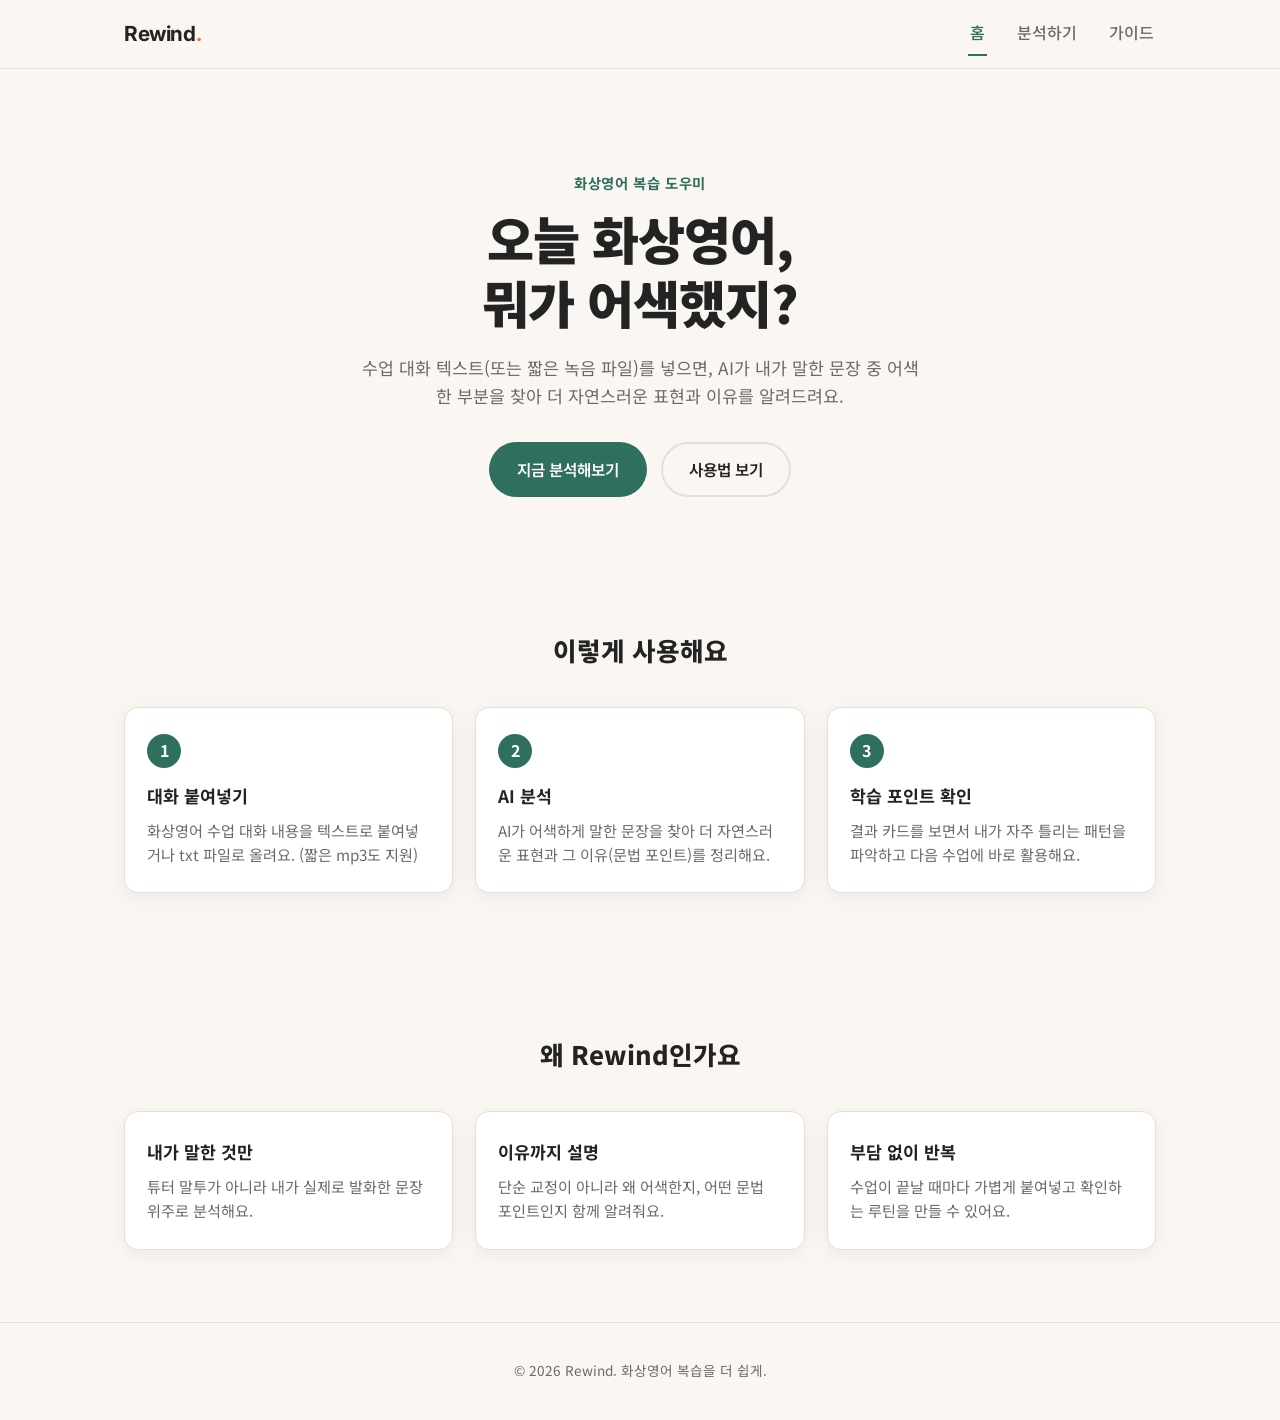
<file: index.html>
<!DOCTYPE html>
<html lang="ko">
<head>
<meta charset="UTF-8">
<meta name="viewport" content="width=device-width, initial-scale=1.0">
<title>Rewind — 화상영어 복습 도우미</title>
<meta name="description" content="화상영어 수업 대화를 붙여넣으면 AI가 어색한 문장을 찾아 학습 포인트를 짚어줍니다.">
<link rel="preconnect" href="https://fonts.googleapis.com">
<link rel="preconnect" href="https://fonts.gstatic.com" crossorigin>
<link href="https://fonts.googleapis.com/css2?family=Noto+Sans+KR:wght@400;500;700;900&family=Inter:wght@400;500;600;700&display=swap" rel="stylesheet">
<link rel="stylesheet" href="css/style.css">
</head>
<body>
<header class="site-header">
  <div class="container header-inner">
    <a href="index.html" class="logo">Rewind<span class="logo-dot">.</span></a>
    <nav class="nav" id="nav">
      <a href="index.html" class="nav-link active">홈</a>
      <a href="analyze.html" class="nav-link">분석하기</a>
      <a href="guide.html" class="nav-link">가이드</a>
    </nav>
    <button class="nav-toggle" id="navToggle" aria-label="메뉴 열기" aria-expanded="false">
      <span></span><span></span><span></span>
    </button>
  </div>
</header>

<main>
  <section class="hero container">
    <p class="eyebrow">화상영어 복습 도우미</p>
    <h1>오늘 화상영어,<br>뭐가 어색했지?</h1>
    <p class="hero-sub">수업 대화 텍스트(또는 짧은 녹음 파일)를 넣으면, AI가 내가 말한 문장 중 어색한 부분을 찾아 더 자연스러운 표현과 이유를 알려드려요.</p>
    <div class="hero-actions">
      <a href="analyze.html" class="btn btn-primary">지금 분석해보기</a>
      <a href="guide.html" class="btn btn-ghost">사용법 보기</a>
    </div>
  </section>

  <section class="steps container">
    <h2 class="section-title">이렇게 사용해요</h2>
    <div class="step-grid">
      <div class="step-card">
        <div class="step-num">1</div>
        <h3>대화 붙여넣기</h3>
        <p>화상영어 수업 대화 내용을 텍스트로 붙여넣거나 txt 파일로 올려요. (짧은 mp3도 지원)</p>
      </div>
      <div class="step-card">
        <div class="step-num">2</div>
        <h3>AI 분석</h3>
        <p>AI가 어색하게 말한 문장을 찾아 더 자연스러운 표현과 그 이유(문법 포인트)를 정리해요.</p>
      </div>
      <div class="step-card">
        <div class="step-num">3</div>
        <h3>학습 포인트 확인</h3>
        <p>결과 카드를 보면서 내가 자주 틀리는 패턴을 파악하고 다음 수업에 바로 활용해요.</p>
      </div>
    </div>
  </section>

  <section class="why container">
    <h2 class="section-title">왜 Rewind인가요</h2>
    <div class="why-grid">
      <div class="why-card">
        <h3>내가 말한 것만</h3>
        <p>튜터 말투가 아니라 내가 실제로 발화한 문장 위주로 분석해요.</p>
      </div>
      <div class="why-card">
        <h3>이유까지 설명</h3>
        <p>단순 교정이 아니라 왜 어색한지, 어떤 문법 포인트인지 함께 알려줘요.</p>
      </div>
      <div class="why-card">
        <h3>부담 없이 반복</h3>
        <p>수업이 끝날 때마다 가볍게 붙여넣고 확인하는 루틴을 만들 수 있어요.</p>
      </div>
    </div>
  </section>
</main>

<footer class="site-footer">
  <div class="container footer-inner">
    <p>© 2026 Rewind. 화상영어 복습을 더 쉽게.</p>
  </div>
</footer>

<script src="js/main.js"></script>
</body>
</html>
</file>
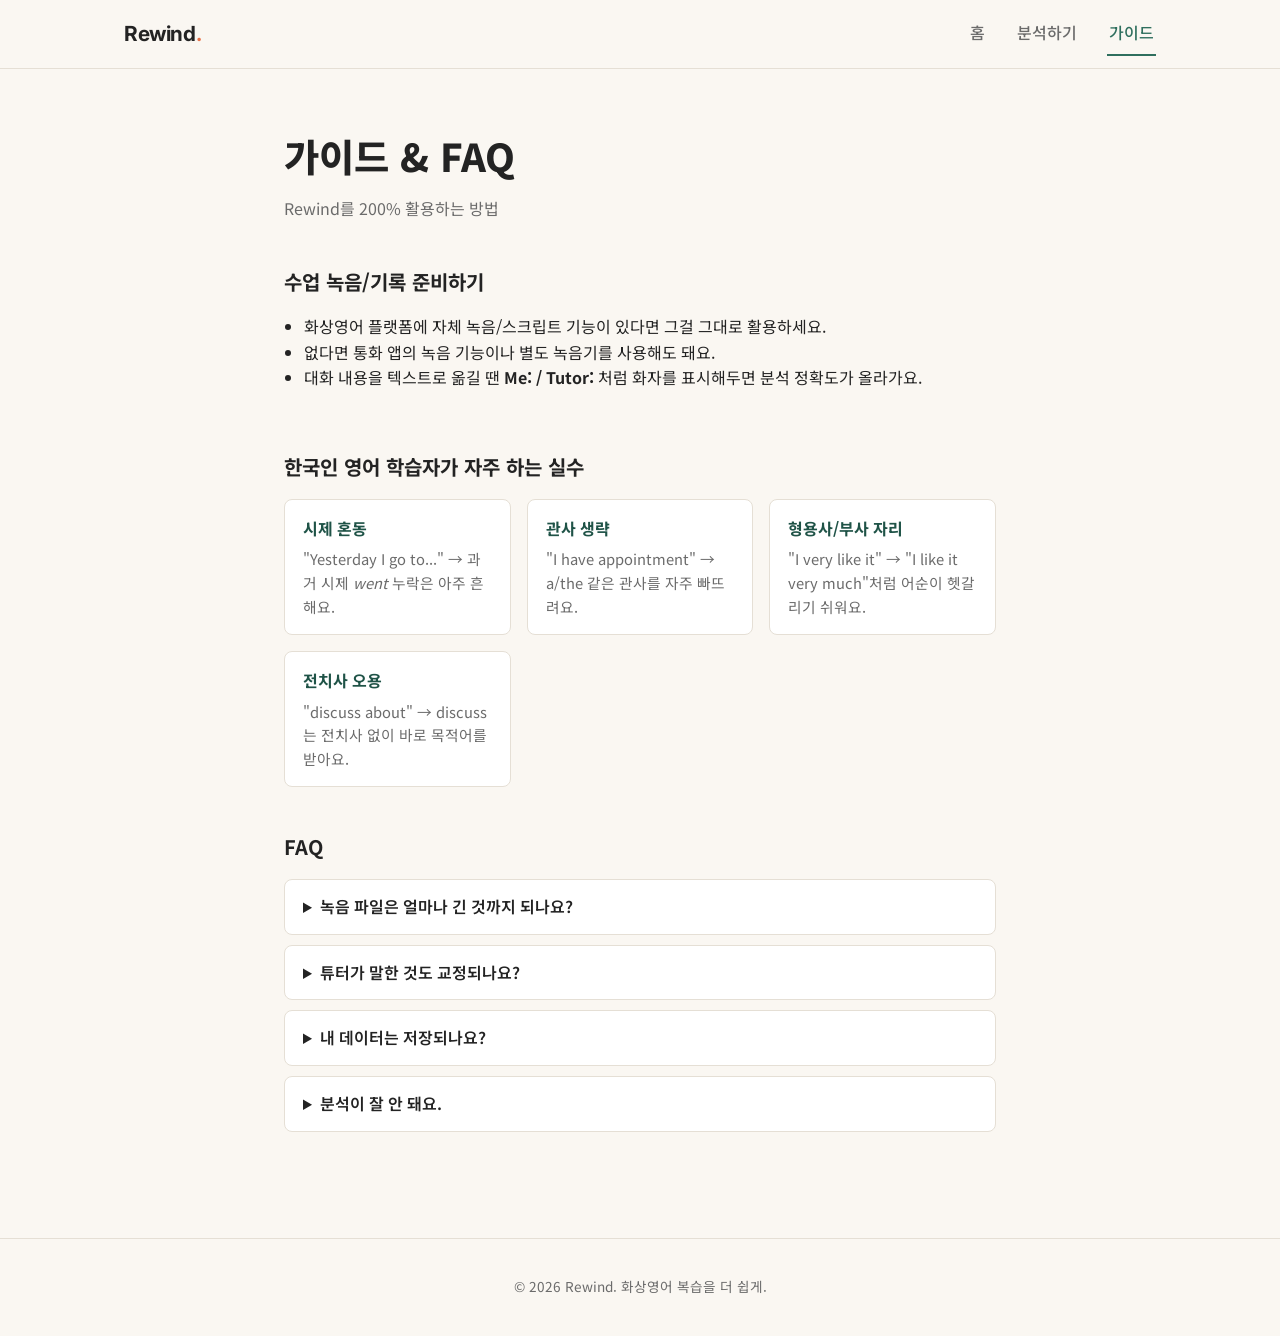
<file: guide.html>
<!DOCTYPE html>
<html lang="ko">
<head>
<meta charset="UTF-8">
<meta name="viewport" content="width=device-width, initial-scale=1.0">
<title>가이드 — Rewind</title>
<meta name="description" content="Rewind 사용법과 자주 묻는 질문을 확인하세요.">
<link rel="preconnect" href="https://fonts.googleapis.com">
<link rel="preconnect" href="https://fonts.gstatic.com" crossorigin>
<link href="https://fonts.googleapis.com/css2?family=Noto+Sans+KR:wght@400;500;700;900&family=Inter:wght@400;500;600;700&display=swap" rel="stylesheet">
<link rel="stylesheet" href="css/style.css">
</head>
<body>
<header class="site-header">
  <div class="container header-inner">
    <a href="index.html" class="logo">Rewind<span class="logo-dot">.</span></a>
    <nav class="nav" id="nav">
      <a href="index.html" class="nav-link">홈</a>
      <a href="analyze.html" class="nav-link">분석하기</a>
      <a href="guide.html" class="nav-link active">가이드</a>
    </nav>
    <button class="nav-toggle" id="navToggle" aria-label="메뉴 열기" aria-expanded="false">
      <span></span><span></span><span></span>
    </button>
  </div>
</header>

<main>
  <section class="page-head container">
    <h1>가이드 &amp; FAQ</h1>
    <p class="page-sub">Rewind를 200% 활용하는 방법</p>
  </section>

  <section class="guide container">
    <div class="guide-block">
      <h2>수업 녹음/기록 준비하기</h2>
      <ul>
        <li>화상영어 플랫폼에 자체 녹음/스크립트 기능이 있다면 그걸 그대로 활용하세요.</li>
        <li>없다면 통화 앱의 녹음 기능이나 별도 녹음기를 사용해도 돼요.</li>
        <li>대화 내용을 텍스트로 옮길 땐 <strong>Me: / Tutor:</strong> 처럼 화자를 표시해두면 분석 정확도가 올라가요.</li>
      </ul>
    </div>

    <div class="guide-block">
      <h2>한국인 영어 학습자가 자주 하는 실수</h2>
      <div class="mistake-grid">
        <div class="mistake-card">
          <h3>시제 혼동</h3>
          <p>"Yesterday I go to..." → 과거 시제 <em>went</em> 누락은 아주 흔해요.</p>
        </div>
        <div class="mistake-card">
          <h3>관사 생략</h3>
          <p>"I have appointment" → a/the 같은 관사를 자주 빠뜨려요.</p>
        </div>
        <div class="mistake-card">
          <h3>형용사/부사 자리</h3>
          <p>"I very like it" → "I like it very much"처럼 어순이 헷갈리기 쉬워요.</p>
        </div>
        <div class="mistake-card">
          <h3>전치사 오용</h3>
          <p>"discuss about" → discuss는 전치사 없이 바로 목적어를 받아요.</p>
        </div>
      </div>
    </div>

    <div class="guide-block">
      <h2>FAQ</h2>
      <details>
        <summary>녹음 파일은 얼마나 긴 것까지 되나요?</summary>
        <p>20분 내외까지 처리해요. m4a(아이폰 음성메모), mp3, wav를 지원하고, 업로드 전에 브라우저가 알아서 음질을 낮춰 용량을 줄이기 때문에 파일이 커도 괜찮아요. 20분 기준 4~5분 정도 걸립니다. 그보다 긴 녹음은 나눠서 올려주세요.</p>
      </details>
      <details>
        <summary>튜터가 말한 것도 교정되나요?</summary>
        <p>아니요. 녹음을 화자별로 나눠서 인식한 뒤, 학습자가 말한 부분만 골라 분석해요. 텍스트를 직접 붙여넣을 때도 문맥으로 학습자를 구분합니다.</p>
      </details>
      <details>
        <summary>내 데이터는 저장되나요?</summary>
        <p>서버에 대화 내용을 별도로 저장하지 않아요. 분석을 위해 AI API로 전달되었다가 결과만 화면에 표시돼요.</p>
      </details>
      <details>
        <summary>분석이 잘 안 돼요.</summary>
        <p>본인이 말한 문장이 너무 짧거나 화자 구분이 안 되면 정확도가 떨어질 수 있어요. <strong>Me:</strong> 표시를 붙여서 다시 시도해보세요.</p>
      </details>
    </div>
  </section>
</main>

<footer class="site-footer">
  <div class="container footer-inner">
    <p>© 2026 Rewind. 화상영어 복습을 더 쉽게.</p>
  </div>
</footer>

<script src="js/main.js"></script>
</body>
</html>
</file>
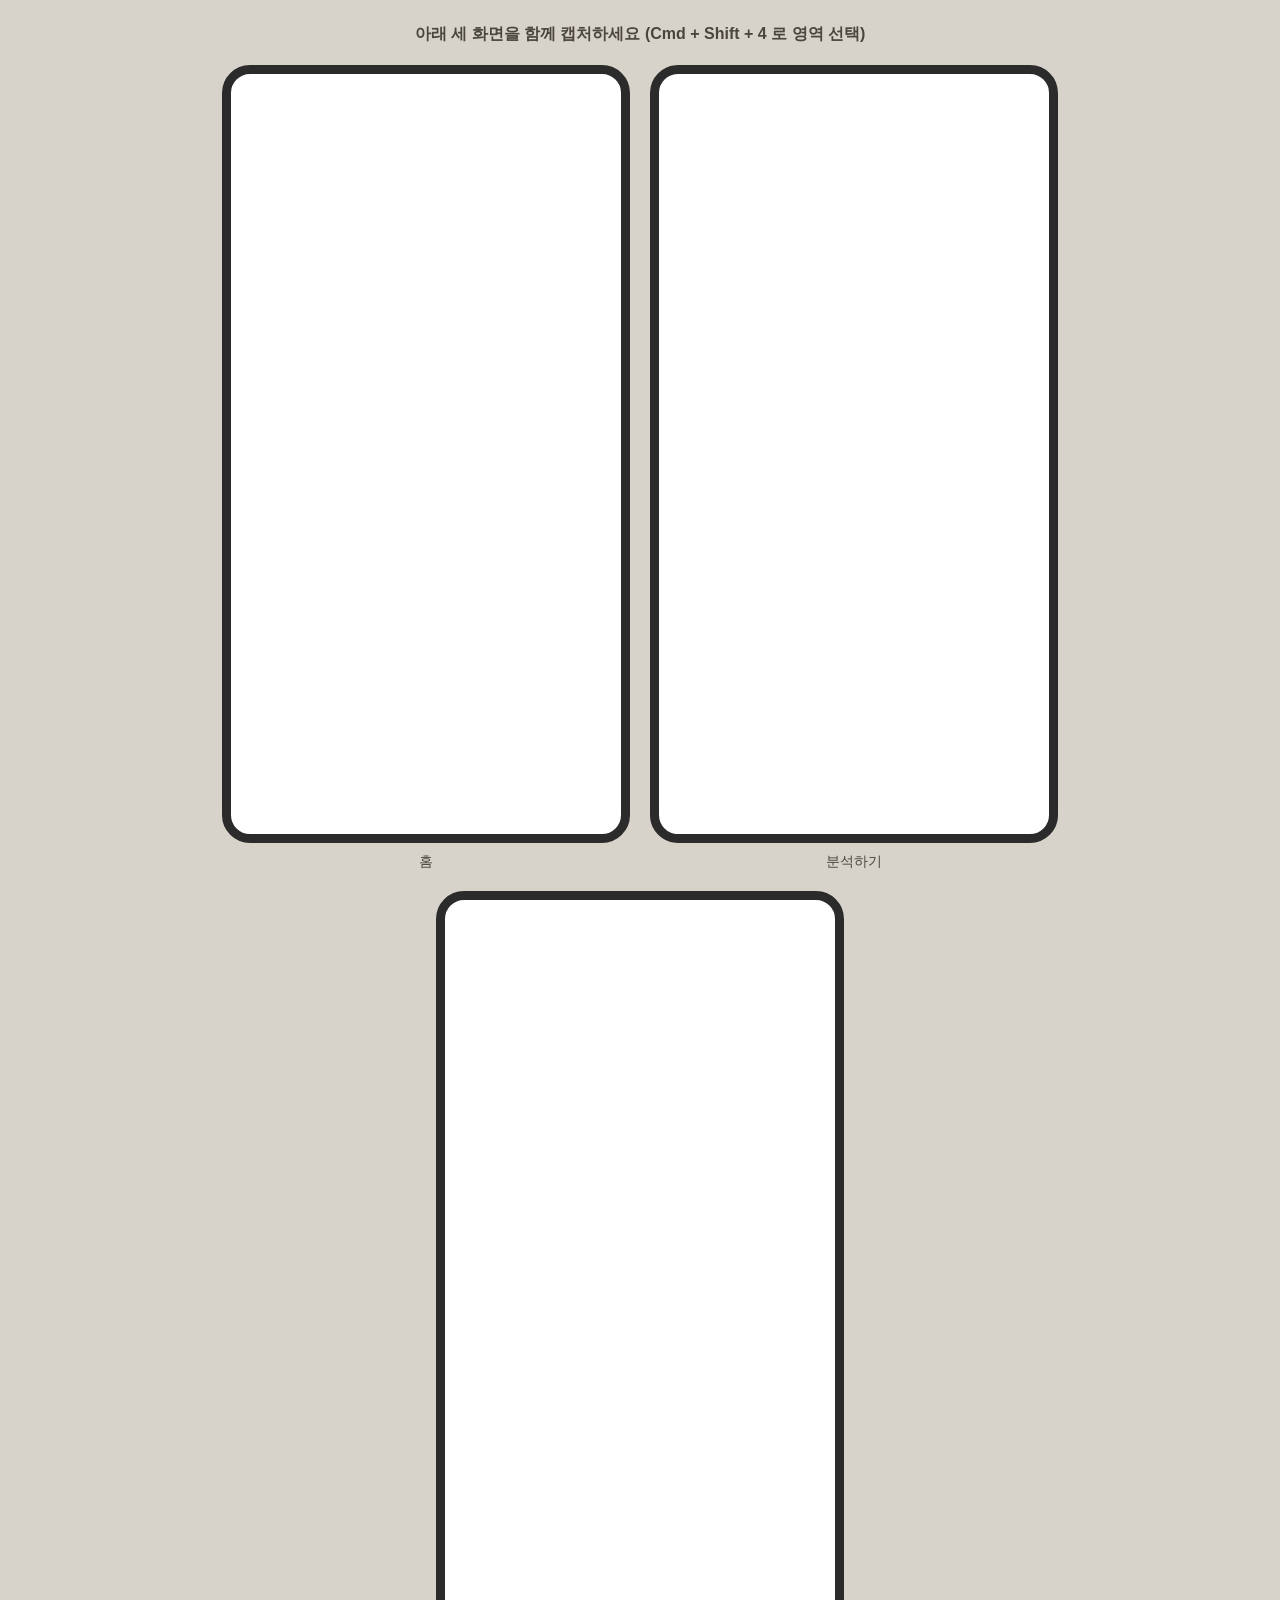
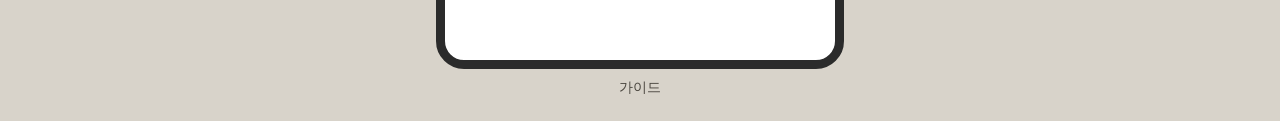
<file: submission/capture-mobile.html>
<!DOCTYPE html>
<html lang="ko">
<head>
<meta charset="UTF-8">
<title>모바일 화면 캡처용 — Rewind</title>
<!--
  제출용 모바일 스크린샷을 찍기 위한 페이지.

  데스크톱 브라우저 창을 줄여도 실제 폰과 같은 화면이 나오지 않는 경우가 있어,
  좁은 프레임 안에 배포된 사이트를 띄운다. 프레임 내부 너비가 390px이므로
  모바일용 CSS가 그대로 적용된다. 이 파일은 배포물이 아니라 캡처용 도구다.
-->
<style>
  body {
    margin: 0;
    padding: 24px;
    background: #d8d3ca;
    font-family: 'Noto Sans KR', -apple-system, BlinkMacSystemFont, sans-serif;
  }
  h1 {
    text-align: center;
    font-size: 1rem;
    font-weight: 600;
    color: #4a463f;
    margin: 0 0 20px;
  }
  .frames {
    display: flex;
    gap: 20px;
    justify-content: center;
    align-items: flex-start;
    flex-wrap: wrap;
  }
  figure {
    margin: 0;
    text-align: center;
  }
  iframe {
    width: 390px;
    height: 760px;
    border: 9px solid #2b2b2b;
    border-radius: 28px;
    background: #fff;
    display: block;
  }
  figcaption {
    margin-top: 10px;
    font-size: 0.85rem;
    color: #4a463f;
  }
</style>
</head>
<body>
  <h1>아래 세 화면을 함께 캡처하세요 (Cmd + Shift + 4 로 영역 선택)</h1>
  <div class="frames">
    <figure>
      <iframe src="https://rewind-eng-mvp.vercel.app/" title="홈"></iframe>
      <figcaption>홈</figcaption>
    </figure>
    <figure>
      <iframe src="https://rewind-eng-mvp.vercel.app/analyze.html" title="분석하기"></iframe>
      <figcaption>분석하기</figcaption>
    </figure>
    <figure>
      <iframe src="https://rewind-eng-mvp.vercel.app/guide.html" title="가이드"></iframe>
      <figcaption>가이드</figcaption>
    </figure>
  </div>
</body>
</html>
</file>
<file: css/style.css>
/* ---------- tokens ---------- */
:root {
  --bg: #faf7f2;
  --bg-card: #ffffff;
  --text: #232323;
  --text-muted: #6b6b6b;
  --primary: #2f6f5e;
  --primary-dark: #1f5347;
  --accent: #e8734a;
  --border: #e5dfd5;
  --danger-bg: #fdeceb;
  --danger-text: #b3261e;
  --radius-sm: 8px;
  --radius: 14px;
  --radius-lg: 20px;
  --shadow: 0 4px 20px rgba(0, 0, 0, 0.06);
  --container-width: 1080px;
  color-scheme: light;
}

@media (prefers-color-scheme: dark) {
  :root {
    --bg: #17191a;
    --bg-card: #21242a;
    --text: #ececec;
    --text-muted: #a2a2a2;
    --primary: #4fae95;
    --primary-dark: #6cc4ab;
    --accent: #f28a63;
    --border: #33373c;
    --danger-bg: #3a2222;
    --danger-text: #ff8a80;
    --shadow: 0 4px 20px rgba(0, 0, 0, 0.35);
    color-scheme: dark;
  }
}

* { box-sizing: border-box; }

html { scroll-behavior: smooth; }

body {
  margin: 0;
  background: var(--bg);
  color: var(--text);
  font-family: 'Noto Sans KR', 'Inter', -apple-system, BlinkMacSystemFont, 'Segoe UI', Roboto, sans-serif;
  line-height: 1.6;
  -webkit-font-smoothing: antialiased;
}

.container {
  max-width: var(--container-width);
  margin: 0 auto;
  padding: 0 24px;
}

a { color: inherit; text-decoration: none; }

ul { padding-left: 20px; }

code {
  background: var(--border);
  padding: 2px 6px;
  border-radius: 4px;
  font-size: 0.9em;
}

.hidden { display: none !important; }

/* ---------- header ---------- */
.site-header {
  position: sticky;
  top: 0;
  z-index: 50;
  background: var(--bg);
  border-bottom: 1px solid var(--border);
}

.header-inner {
  display: flex;
  align-items: center;
  justify-content: space-between;
  height: 68px;
}

.logo {
  font-family: 'Inter', sans-serif;
  font-weight: 700;
  font-size: 1.3rem;
  letter-spacing: -0.02em;
}

.logo-dot { color: var(--accent); }

.nav {
  display: flex;
  gap: 28px;
}

.nav-link {
  font-weight: 500;
  color: var(--text-muted);
  padding: 8px 2px;
  border-bottom: 2px solid transparent;
  transition: color 0.15s ease, border-color 0.15s ease;
}

.nav-link:hover { color: var(--text); }

.nav-link.active {
  color: var(--primary);
  border-color: var(--primary);
}

.nav-toggle {
  display: none;
  flex-direction: column;
  justify-content: center;
  gap: 5px;
  width: 40px;
  height: 40px;
  background: none;
  border: none;
  cursor: pointer;
}

.nav-toggle span {
  display: block;
  width: 22px;
  height: 2px;
  background: var(--text);
  margin: 0 auto;
  transition: transform 0.2s ease, opacity 0.2s ease;
}

/* ---------- buttons ---------- */
.btn {
  display: inline-block;
  padding: 13px 26px;
  border-radius: 999px;
  font-weight: 600;
  font-size: 0.98rem;
  cursor: pointer;
  border: 2px solid transparent;
  transition: transform 0.12s ease, background 0.15s ease, border-color 0.15s ease, opacity 0.15s ease;
}

.btn:active { transform: scale(0.97); }

.btn-primary {
  background: var(--primary);
  color: #fff;
}

.btn-primary:hover { background: var(--primary-dark); }

.btn-primary:disabled {
  opacity: 0.6;
  cursor: not-allowed;
  transform: none;
}

.btn-ghost {
  background: transparent;
  border-color: var(--border);
  color: var(--text);
}

.btn-ghost:hover { border-color: var(--primary); color: var(--primary); }

/* ---------- hero ---------- */
.hero {
  padding: 88px 24px 64px;
  text-align: center;
  max-width: 760px;
}

.eyebrow {
  color: var(--primary);
  font-weight: 700;
  letter-spacing: 0.04em;
  font-size: 0.9rem;
  margin-bottom: 12px;
}

.hero h1 {
  font-size: clamp(2rem, 5vw, 3.2rem);
  line-height: 1.25;
  margin: 0 0 20px;
  font-weight: 900;
  letter-spacing: -0.02em;
}

.hero-sub {
  color: var(--text-muted);
  font-size: 1.08rem;
  max-width: 560px;
  margin: 0 auto 32px;
}

.hero-actions {
  display: flex;
  gap: 14px;
  justify-content: center;
  flex-wrap: wrap;
}

/* ---------- sections ---------- */
.section-title {
  text-align: center;
  font-size: 1.6rem;
  font-weight: 800;
  margin-bottom: 36px;
}

.steps, .why { padding: 48px 24px 72px; }

.step-grid, .why-grid {
  display: grid;
  grid-template-columns: repeat(auto-fit, minmax(230px, 1fr));
  gap: 22px;
}

.step-card, .why-card {
  background: var(--bg-card);
  border: 1px solid var(--border);
  border-radius: var(--radius);
  padding: 26px 22px;
  box-shadow: var(--shadow);
}

.step-num {
  width: 34px;
  height: 34px;
  border-radius: 50%;
  background: var(--primary);
  color: #fff;
  display: flex;
  align-items: center;
  justify-content: center;
  font-weight: 700;
  margin-bottom: 14px;
}

.step-card h3, .why-card h3 {
  margin: 0 0 8px;
  font-size: 1.08rem;
}

.step-card p, .why-card p {
  margin: 0;
  color: var(--text-muted);
  font-size: 0.95rem;
}

/* ---------- page head (analyze / guide) ---------- */
.page-head {
  padding: 56px 24px 12px;
  max-width: 760px;
}

.page-head h1 {
  font-size: clamp(1.7rem, 4vw, 2.4rem);
  margin: 0 0 10px;
  font-weight: 800;
}

.page-sub { color: var(--text-muted); margin: 0; }

/* ---------- analyze page ---------- */
.analyze {
  padding: 32px 24px 96px;
  max-width: 760px;
}

.input-tabs {
  display: flex;
  gap: 6px;
  overflow-x: auto;
  border-bottom: 1px solid var(--border);
  margin-bottom: 20px;
}

.tab-btn {
  background: none;
  border: none;
  padding: 12px 16px;
  font-weight: 600;
  font-size: 0.95rem;
  color: var(--text-muted);
  border-bottom: 2px solid transparent;
  white-space: nowrap;
  cursor: pointer;
}

.tab-btn.active {
  color: var(--primary);
  border-color: var(--primary);
}

.tab-panel { margin-bottom: 8px; }

textarea#transcriptInput {
  width: 100%;
  border: 1px solid var(--border);
  border-radius: var(--radius);
  padding: 16px;
  font-family: inherit;
  font-size: 0.98rem;
  resize: vertical;
  background: var(--bg-card);
  color: var(--text);
}

.file-drop {
  display: flex;
  flex-direction: column;
  align-items: center;
  justify-content: center;
  gap: 6px;
  border: 2px dashed var(--border);
  border-radius: var(--radius);
  padding: 36px 20px;
  cursor: pointer;
  text-align: center;
  transition: border-color 0.15s ease;
}

.file-drop:hover { border-color: var(--primary); }

.file-drop-label { font-weight: 600; }

.file-drop-name { color: var(--text-muted); font-size: 0.9rem; min-height: 1.2em; }

.hint {
  color: var(--text-muted);
  font-size: 0.88rem;
  margin-top: 10px;
}

.analyze-actions {
  display: flex;
  align-items: center;
  gap: 16px;
  margin-top: 24px;
}

.status-msg {
  color: var(--text-muted);
  font-size: 0.92rem;
  display: inline-flex;
  align-items: center;
  gap: 8px;
}

.status-hint {
  opacity: 0.75;
}

.spinner {
  width: 14px;
  height: 14px;
  border: 2px solid var(--border);
  border-top-color: var(--primary);
  border-radius: 50%;
  animation: spin 0.7s linear infinite;
  flex-shrink: 0;
}

@keyframes spin {
  to { transform: rotate(360deg); }
}

@media (prefers-reduced-motion: reduce) {
  .spinner { animation-duration: 2s; }
}

.error-box {
  margin-top: 20px;
  background: var(--danger-bg);
  color: var(--danger-text);
  border-radius: var(--radius-sm);
  padding: 14px 16px;
  font-size: 0.95rem;
}

.result-box {
  margin-top: 40px;
  border-top: 1px solid var(--border);
  padding-top: 32px;
}

.result-box h2 {
  font-size: 1.3rem;
  margin: 0 0 8px;
}

.result-summary {
  color: var(--text-muted);
  margin: 0 0 20px;
}

.pattern-section {
  margin-bottom: 32px;
}

.pattern-section h3,
.result-list-title {
  font-size: 1.05rem;
  margin: 0 0 12px;
}

.pattern-list {
  display: grid;
  grid-template-columns: repeat(auto-fit, minmax(240px, 1fr));
  gap: 12px;
}

.pattern-card {
  background: var(--bg-card);
  border: 1px solid var(--border);
  border-top: 3px solid var(--primary);
  border-radius: var(--radius-sm);
  padding: 14px 16px;
}

.pattern-label {
  margin: 0 0 6px;
  font-weight: 700;
  display: flex;
  align-items: center;
  gap: 8px;
}

.pattern-count {
  background: var(--primary);
  color: #fff;
  font-size: 0.75rem;
  font-weight: 600;
  padding: 2px 8px;
  border-radius: 999px;
}

.pattern-advice {
  margin: 0;
  font-size: 0.9rem;
  color: var(--text-muted);
}

.result-list {
  display: flex;
  flex-direction: column;
  gap: 14px;
}

.result-card {
  background: var(--bg-card);
  border: 1px solid var(--border);
  border-left: 4px solid var(--accent);
  border-radius: var(--radius-sm);
  padding: 16px 18px;
  box-shadow: var(--shadow);
}

.result-time {
  display: inline-block;
  margin-bottom: 8px;
  padding: 2px 8px;
  border-radius: 999px;
  background: var(--border);
  color: var(--text-muted);
  font-size: 0.75rem;
  font-weight: 600;
  font-variant-numeric: tabular-nums;
}

.result-original {
  margin: 0 0 6px;
  color: var(--text-muted);
  font-style: italic;
}

.result-suggestion {
  margin: 0 0 8px;
  font-weight: 700;
  color: var(--primary-dark);
}

.result-reason {
  margin: 0;
  font-size: 0.92rem;
  color: var(--text-muted);
}

.empty-result {
  color: var(--text-muted);
}

/* 받아쓴 전체 대화 */
.transcript-section {
  margin-top: 32px;
  background: var(--bg-card);
  border: 1px solid var(--border);
  border-radius: var(--radius-sm);
  padding: 14px 18px;
}

.transcript-section > summary {
  cursor: pointer;
  font-weight: 600;
  font-size: 0.95rem;
}

.transcript-meta {
  color: var(--text-muted);
  font-weight: 400;
  font-size: 0.85rem;
  margin-left: 6px;
}

.transcript-actions {
  margin: 14px 0 10px;
}

.btn-mini {
  background: none;
  border: 1px solid var(--border);
  border-radius: 999px;
  padding: 5px 14px;
  font-size: 0.82rem;
  font-family: inherit;
  color: var(--text-muted);
  cursor: pointer;
}

.btn-mini:hover {
  border-color: var(--primary);
  color: var(--primary);
}

.transcript-body {
  max-height: 420px;
  overflow-y: auto;
  border-top: 1px solid var(--border);
  padding-top: 12px;
}

.transcript-line {
  display: flex;
  gap: 8px;
  align-items: baseline;
  padding: 4px 0;
  font-size: 0.9rem;
  line-height: 1.55;
}

.transcript-time {
  flex-shrink: 0;
  color: var(--text-muted);
  font-size: 0.75rem;
  font-variant-numeric: tabular-nums;
  padding-top: 2px;
}

.transcript-speaker {
  flex-shrink: 0;
  min-width: 20px;
  text-align: center;
  padding: 1px 7px;
  border-radius: 999px;
  font-size: 0.72rem;
  font-weight: 700;
  color: #fff;
}

.transcript-speaker.speaker-0,
.transcript-speaker.speaker-me { background: var(--primary); }

.transcript-speaker.speaker-1,
.transcript-speaker.speaker-tutor { background: var(--accent); }

/* 역할 이름은 기호보다 길어서 배지 폭을 조금 넓게 잡는다. */
.transcript-speaker.speaker-me,
.transcript-speaker.speaker-tutor {
  min-width: 34px;
}

.transcript-text {
  word-break: break-word;
}

@media (max-width: 480px) {
  .transcript-line {
    flex-wrap: wrap;
    gap: 6px;
  }
}

/* ---------- guide page ---------- */
.guide {
  padding: 32px 24px 96px;
  max-width: 760px;
  display: flex;
  flex-direction: column;
  gap: 44px;
}

.guide-block h2 {
  font-size: 1.25rem;
  margin: 0 0 16px;
}

.mistake-grid {
  display: grid;
  grid-template-columns: repeat(auto-fit, minmax(220px, 1fr));
  gap: 16px;
}

.mistake-card {
  background: var(--bg-card);
  border: 1px solid var(--border);
  border-radius: var(--radius-sm);
  padding: 16px 18px;
}

.mistake-card h3 {
  margin: 0 0 6px;
  font-size: 1rem;
  color: var(--primary-dark);
}

.mistake-card p {
  margin: 0;
  color: var(--text-muted);
  font-size: 0.92rem;
}

details {
  background: var(--bg-card);
  border: 1px solid var(--border);
  border-radius: var(--radius-sm);
  padding: 14px 18px;
  margin-bottom: 10px;
}

summary {
  cursor: pointer;
  font-weight: 600;
}

details p {
  margin: 10px 0 0;
  color: var(--text-muted);
  font-size: 0.94rem;
}

/* ---------- footer ---------- */
.site-footer {
  border-top: 1px solid var(--border);
  padding: 24px;
}

.footer-inner {
  color: var(--text-muted);
  font-size: 0.85rem;
  text-align: center;
}

/* ---------- responsive ---------- */
@media (max-width: 768px) {
  .nav {
    position: absolute;
    top: 68px;
    left: 0;
    right: 0;
    background: var(--bg);
    border-bottom: 1px solid var(--border);
    flex-direction: column;
    gap: 0;
    max-height: 0;
    overflow: hidden;
    transition: max-height 0.2s ease;
  }

  .nav.open { max-height: 240px; }

  .nav-link {
    padding: 14px 24px;
    border-bottom: 1px solid var(--border);
    border-left: 3px solid transparent;
  }

  .nav-link.active { border-left-color: var(--primary); border-bottom-color: var(--border); }

  .nav-toggle { display: flex; }

  .hero { padding: 56px 20px 48px; }

  .steps, .why, .analyze, .guide, .page-head { padding-left: 20px; padding-right: 20px; }
}

@media (max-width: 480px) {
  .hero-actions { flex-direction: column; align-items: stretch; }
  .btn { text-align: center; }
  .analyze-actions { flex-wrap: wrap; }
}
</file>
